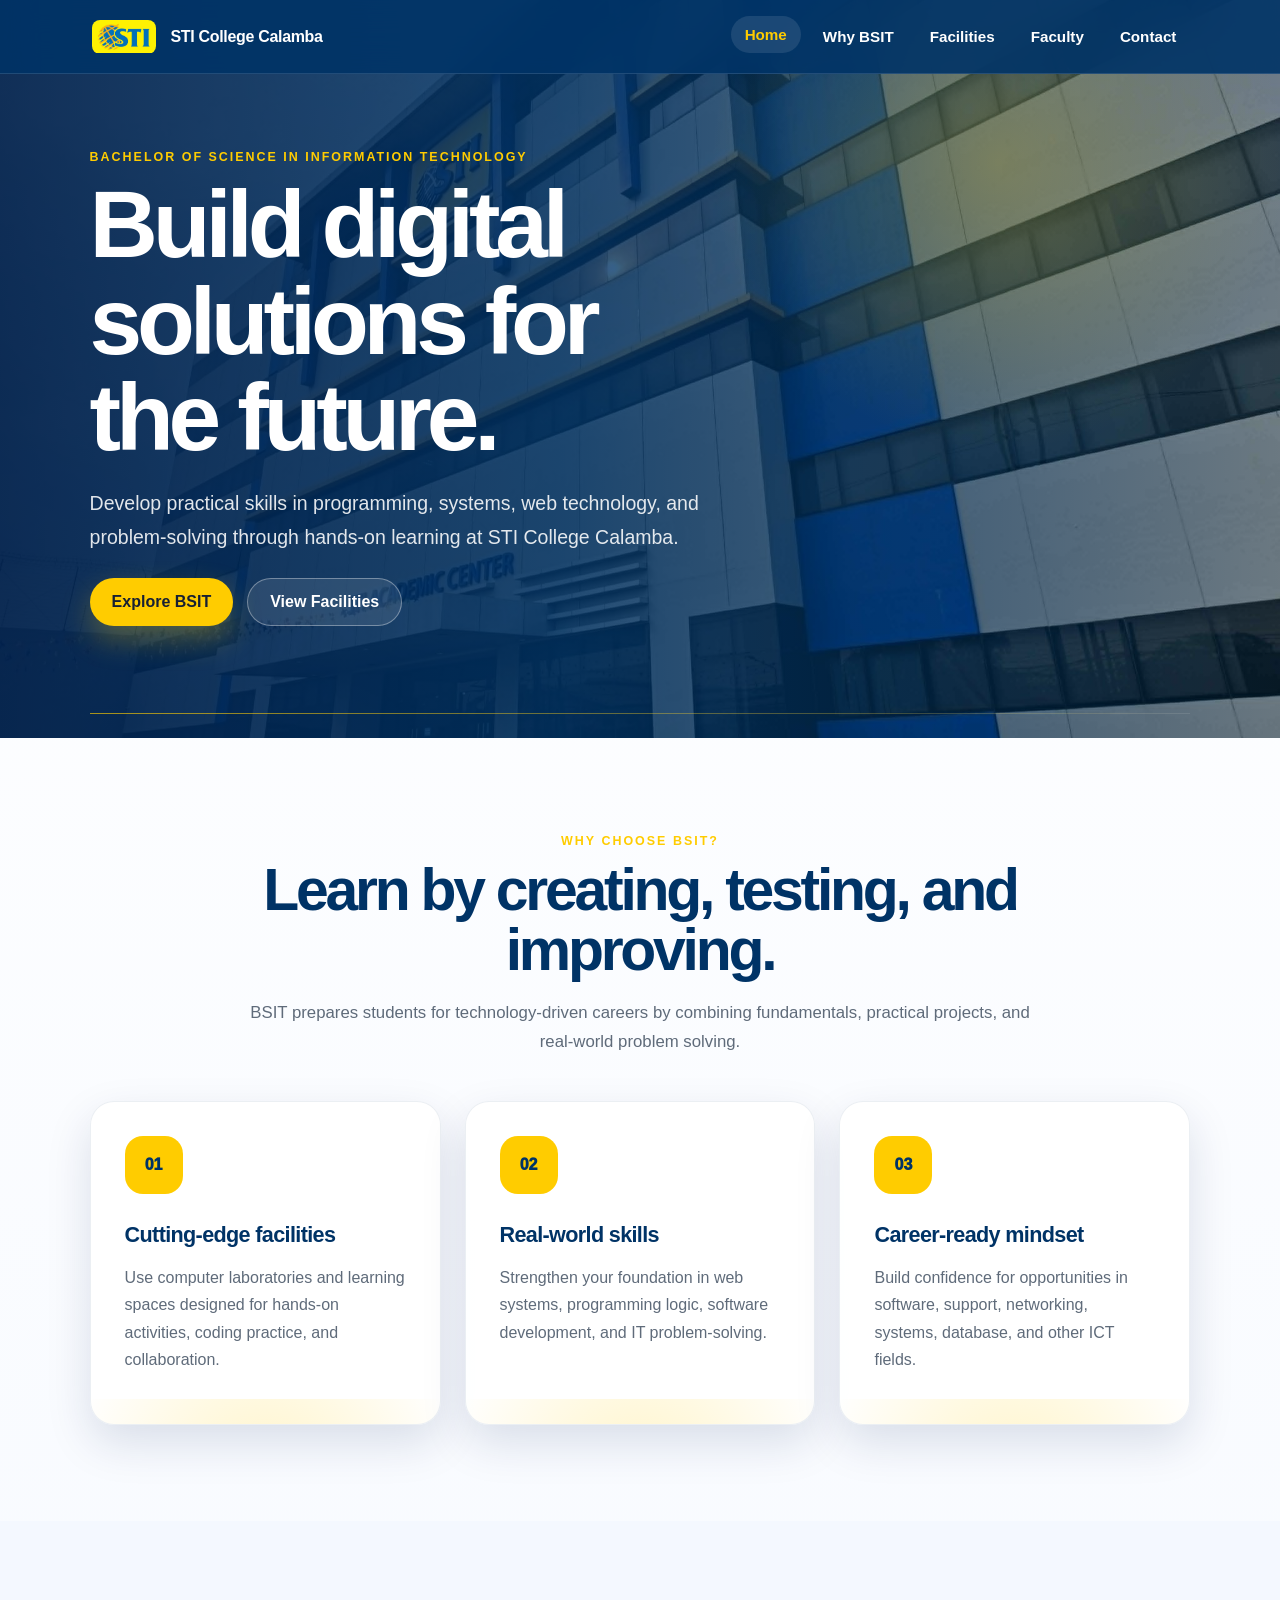
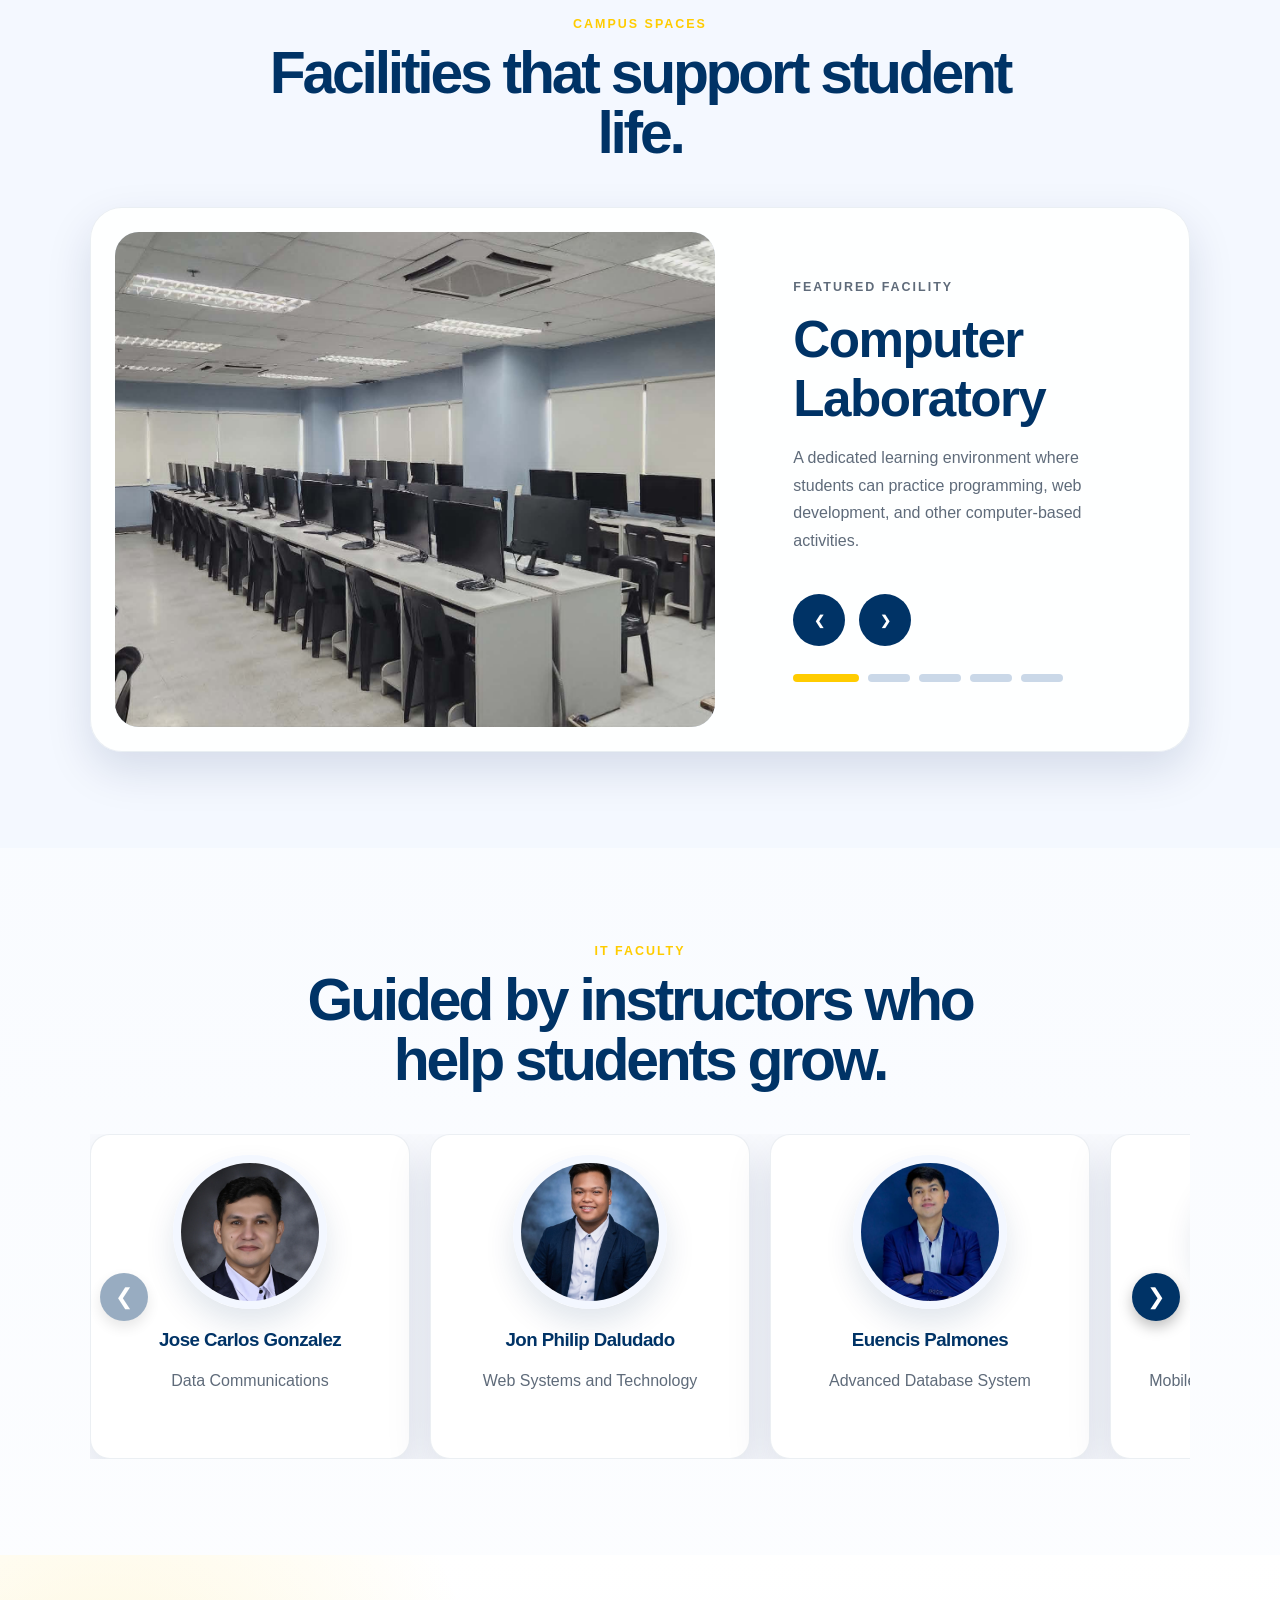
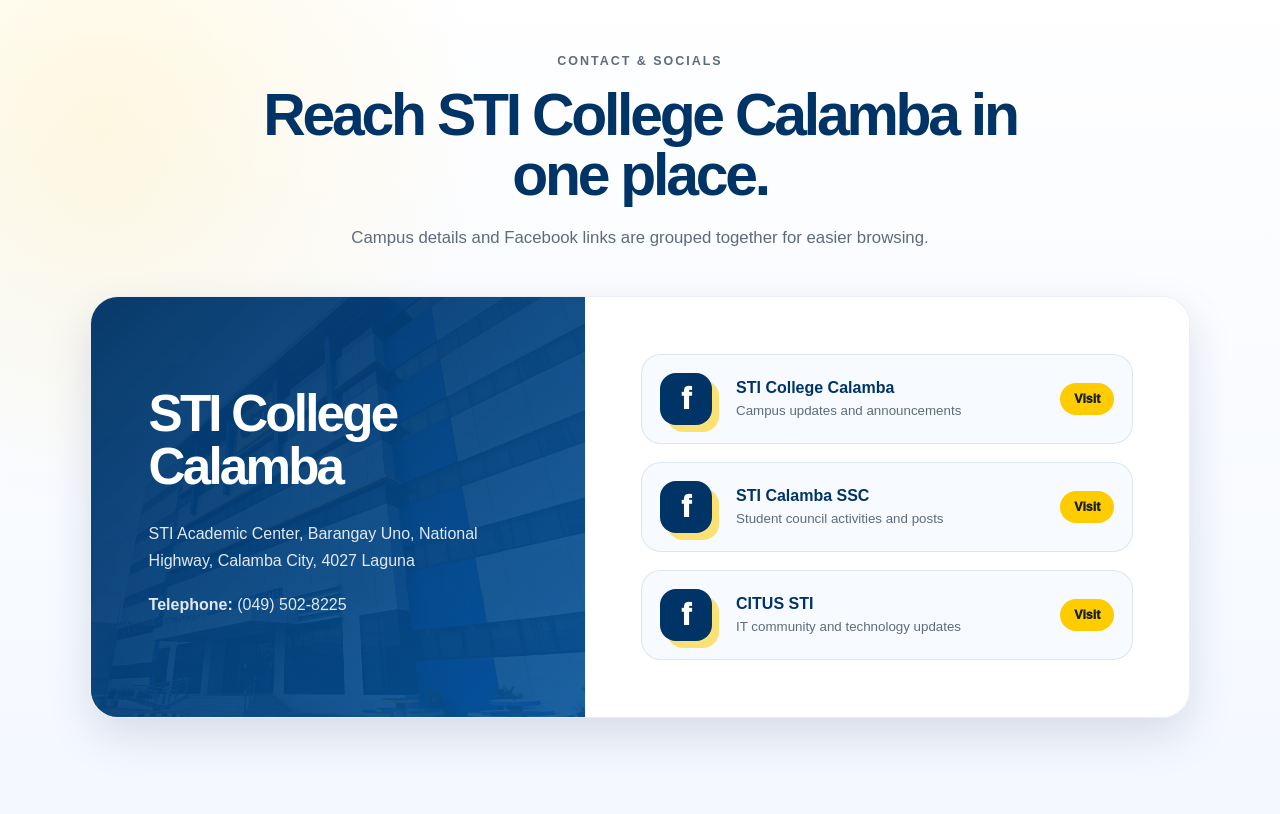
<file: index.html>
<!DOCTYPE html>
<html lang="en">
<head>
  <meta charset="UTF-8">
  <meta name="viewport" content="width=device-width, initial-scale=1.0">
  <meta name="description" content="STI College Calamba BSIT program website project with facilities, faculty, and contact information.">
  <title>STI College Calamba | BSIT Program</title>
  <link rel="stylesheet" href="style.css">
</head>

<body>
  <header class="site-header" id="top">
    <nav class="navbar" aria-label="Main navigation">
      <a class="brand" href="#home" aria-label="STI College Calamba home">
        <img src="STI_Logo.jpg" alt="STI College logo">
        <span>STI College Calamba</span>
      </a>

      <button class="menu-toggle" id="menuToggle" aria-label="Open navigation menu" aria-expanded="false">
        <span></span>
        <span></span>
        <span></span>
      </button>

      <ul class="nav-links" id="navLinks">
        <li><a href="#home">Home</a></li>
        <li><a href="#why-bsit">Why BSIT</a></li>
        <li><a href="#facilities">Facilities</a></li>
        <li><a href="#faculty">Faculty</a></li>
        <li><a href="#contact">Contact</a></li>
      </ul>
    </nav>
  </header>

  <main>
    <section id="home" class="clip" aria-label="BSIT Program introduction">
      <video class="clip-video" autoplay muted loop playsinline poster="STI BG.jpg" aria-label="STI College Calamba campus background video">
        <source src="STIRandomClips.mp4" type="video/mp4">
      </video>
      <div class="clip-overlay"></div>

      <div class="clip-content reveal-on-load">
        <p class="eyebrow">Bachelor of Science in Information Technology</p>
        <h1>Build digital solutions for the future.</h1>
        <p class="clip-copy">Develop practical skills in programming, systems, web technology, and problem-solving through hands-on learning at STI College Calamba.</p>
        <div class="clip-actions">
          <a href="#why-bsit" class="btn btn-primary">Explore BSIT</a>
          <a href="#facilities" class="btn btn-outline">View Facilities</a>
        </div>
      </div>
    </section>

     <!-- EME NA WHY BSIT -->
    <section id="why-bsit" class="section why-bsit">
      <div class="section-heading reveal">
        <p class="eyebrow">Why choose BSIT?</p>
        <h2>Learn by creating, testing, and improving.</h2>
        <p>BSIT prepares students for technology-driven careers by combining fundamentals, practical projects, and real-world problem solving.</p>
      </div>

      <div class="feature-grid">
        <article class="feature-card reveal">
          <div class="icon-badge">01</div>
          <h3>Cutting-edge facilities</h3>
          <p>Use computer laboratories and learning spaces designed for hands-on activities, coding practice, and collaboration.</p>
        </article>
        <article class="feature-card reveal">
          <div class="icon-badge">02</div>
          <h3>Real-world skills</h3>
          <p>Strengthen your foundation in web systems, programming logic, software development, and IT problem-solving.</p>
        </article>
        <article class="feature-card reveal">
          <div class="icon-badge">03</div>
          <h3>Career-ready mindset</h3>
          <p>Build confidence for opportunities in software, support, networking, systems, database, and other ICT fields.</p>
        </article>
      </div>
    </section>

     <!-- FACILITIES -->
    <section id="facilities" class="section facilities">
      <div class="section-heading reveal">
        <p class="eyebrow">Campus spaces</p>
        <h2>Facilities that support student life.</h2>
      </div>

      <div class="facility-panel reveal">
        <div class="facility-media" aria-live="polite">
          <img src="Comlab.jpg" alt="Computer Laboratory" class="facility-photo active">
          <img src="Library.jpg" alt="Library" class="facility-photo">
          <img src="Mezza.jpg" alt="Mezzanine" class="facility-photo">
          <img src="Court.jpg" alt="Court" class="facility-photo">
          <img src="Canteen(2).jpg" alt="Canteen" class="facility-photo">
        </div>

        <div class="facility-info">
          <p class="eyebrow" id="facility-kicker">Featured facility</p>
          <h3 id="facility-title">Computer Laboratory</h3>
          <p id="facility-desc">A dedicated learning environment where students can practice programming, web development, and other computer-based activities.</p>

          <div class="facility-controls">
            <button class="control-btn" id="prevFacility" aria-label="Previous facility">&#10094;</button>
            <button class="control-btn" id="nextFacility" aria-label="Next facility">&#10095;</button>
          </div>

          <div class="facility-thumbs" id="facilityThumbs" aria-label="Facility selector"></div>
        </div>
      </div>
    </section>

     <!-- FACULTY SECTION -->
<section id="faculty" class="section faculty">
  <div class="section-heading reveal">
    <p class="eyebrow">IT Faculty</p>
    <h2>Guided by instructors who help students grow.</h2>
  </div>

  <div class="faculty-slider">
    <button class="slider-btn prev">&#10094;</button>
    <div class="slider-track">
      <article class="faculty-card">
        <img src="Sir_JC.jpg" alt="Sir JC">
        <h3>Jose Carlos Gonzalez</h3>
        <p>Data Communications</p>
      </article>
      <article class="faculty-card">
        <img src="Sir_Philip.jpg" alt="Sir Jon Philip Daludado">
        <h3>Jon Philip Daludado</h3>
        <p>Web Systems and Technology</p>
      </article>
      <article class="faculty-card">
        <img src="Sir_Euencis.jpg" alt="Sir Euencis">
        <h3>Euencis Palmones</h3>
        <p>Advanced Database System</p>
      </article>
      <article class="faculty-card">
        <img src="Sir_Coral.jpg" alt="Sir JM">
        <h3>Joie Mar Coral</h3>
        <p>Mobile Systems and Technologies</p>
      </article>
      <article class="faculty-card">
        <img src="Sir_Dexter.jpg" alt="Sir Dexter">
        <h3>Dexter Belarmino</h3>
        <p>Information Assurance & Security</p>
      </article>
      <article class="faculty-card">
        <img src="Alliah.jpg" alt="Mam Danyca">
        <h3>Daynca Alliah Villanueva</h3>
        <p>Systems Administration and Maintenance</p>
      </article>
       <article class="faculty-card">
        <img src="Keysi.jpg" alt="Mam Keysi">
        <h3>Kyla Cassandra Escriba</h3>
        <p>Quantitative Methods</p>
      </article>
      <article class="faculty-card">
        <img src="Placeholder.jpg" alt="Mam Joyce">
        <h3>Joyce Ann Brofar</h3>
        <p>Programming Languages</p>
      </article>
      <article class="faculty-card">
        <img src="Placeholder.jpg" alt="Mam Missy">
        <h3>Missy Ann Yamaro</h3>
        <p>Network Technology</p>
      </article>
       <article class="faculty-card">
        <img src="Placeholder.jpg" alt="Sir Doms">
        <h3>Domenand Yedra</h3>
        <p>Professional Issues in Information Systems and Technology</p>
      </article>
    </div>
    <button class="slider-btn next">&#10095;</button>
  </div>
</section>

     <!-- CONTACT LANG TO SA BABA -->
    <section id="contact" class="section contact">
      <div class="section-heading reveal">
        <p class="eyebrow">Contact & Socials</p>
        <h2>Reach STI College Calamba in one place.</h2>
        <p>Campus details and Facebook links are grouped together for easier browsing.</p>
      </div>

      <div class="contact-card merged-contact reveal">
        <div class="contact-details">
          <h3>STI College Calamba</h3>
          <p>STI Academic Center, Barangay Uno, National Highway, Calamba City, 4027 Laguna</p>
          <p><strong>Telephone:</strong> (049) 502-8225</p>
        </div>

        <div class="social-links" aria-label="Official Facebook links">
          <a class="social-card" href="https://www.facebook.com/calamba.sti.edu" target="_blank" rel="noopener noreferrer">
            <span class="fb-icon">f</span>
            <span><strong>STI College Calamba</strong><small>Campus updates and announcements</small></span>
            <em>Visit</em>
          </a>
          <a class="social-card" href="https://www.facebook.com/STICALAMBASSC" target="_blank" rel="noopener noreferrer">
            <span class="fb-icon">f</span>
            <span><strong>STI Calamba SSC</strong><small>Student council activities and posts</small></span>
            <em>Visit</em>
          </a>
          <a class="social-card" href="https://www.facebook.com/CITUS.STI" target="_blank" rel="noopener noreferrer">
            <span class="fb-icon">f</span>
            <span><strong>CITUS STI</strong><small>IT community and technology updates</small></span>
            <em>Visit</em>
          </a>
        </div>
      </div>
    </section>
  </main>

  <button class="back-to-top" id="backToTop" aria-label="Back to top">&#8593;</button>

  <script src="TpWeb.js"></script>
</body>
</html>
</file>
<file: style.css>
:root {
  --sti-blue: #003366;
  --sti-blue-light: #075aa8;
  --sti-yellow: #ffcc00;
  --ink: #172033;
  --muted: #5f6b7a;
  --surface: #ffffff;
  --soft-bg: #f4f8ff;
  --shadow: 0 18px 45px rgba(0, 31, 84, 0.13);
  --radius: 24px;
}

* {
  box-sizing: border-box;
}

html {
  scroll-behavior: smooth;
}

body {
  margin: 0;
  font-family: 'Poppins', sans-serif;
  color: var(--ink);
  background: linear-gradient(180deg, #ffffff 0%, #f7faff 48%, #ffffff 100%);
}

body.menu-open {
  overflow: hidden;
}

img {
  display: block;
  max-width: 100%;
}

a {
  color: inherit;
}

.site-header {
  position: fixed;
  inset: 0 0 auto 0;
  z-index: 1000;
  transition: transform 0.35s ease, background 0.35s ease, box-shadow 0.35s ease;
}

.navbar {
  height: 74px;
  display: flex;
  align-items: center;
  justify-content: space-between;
  padding: 0 7vw;
  color: #ffffff;
  background: rgba(0, 51, 102, 0.9);
  backdrop-filter: blur(18px);
  border-bottom: 1px solid rgba(255, 255, 255, 0.12);
}

.site-header.scrolled .navbar {
  box-shadow: 0 12px 35px rgba(0, 28, 71, 0.18);
  background: rgba(0, 51, 102, 0.97);
}

.brand {
  display: flex;
  align-items: center;
  gap: 12px;
  text-decoration: none;
  font-weight: 800;
  letter-spacing: -0.02em;
  white-space: nowrap;
}

.brand img {
  width: auto;              
  height: 38px;             
  border-radius: 10px;       
  object-fit: contain;      
  padding: 2px; 
}

.nav-links {
  display: flex;
  align-items: center;
  gap: 8px;
  list-style: none;
  margin: 0;
  padding: 0;
}

.nav-links a {
  position: relative;
  display: inline-flex;
  padding: 10px 14px;
  text-decoration: none;
  font-size: 0.95rem;
  font-weight: 700;
  border-radius: 999px;
  transition: color 0.25s ease, background 0.25s ease, transform 0.25s ease;
}

.nav-links a:hover,
.nav-links a.active {
  color: var(--sti-yellow);
  background: rgba(255, 255, 255, 0.1);
  transform: translateY(-2px);
}

.menu-toggle {
  display: none;
  width: 44px;
  height: 44px;
  border: 0;
  border-radius: 14px;
  background: rgba(255, 255, 255, 0.12);
  cursor: pointer;
}

.menu-toggle span {
  display: block;
  width: 21px;
  height: 2px;
  margin: 5px auto;
  background: #ffffff;
  border-radius: 999px;
  transition: transform 0.25s ease, opacity 0.25s ease;
}

.menu-toggle.active span:nth-child(1) {
  transform: translateY(7px) rotate(45deg);
}

.menu-toggle.active span:nth-child(2) {
  opacity: 0;
}

.menu-toggle.active span:nth-child(3) {
  transform: translateY(-7px) rotate(-45deg);
}

.clip {
  position: relative;
  min-height: 82vh;
  overflow: hidden;
  display: grid;
  place-items: center start;
  padding: 110px 7vw 72px;
  isolation: isolate;
}

.clip-video {
  position: absolute;
  inset: 0;
  width: 100%;
  height: 100%;
  object-fit: cover;
  object-position: center;
  z-index: -3;
}

.clip-slide {
  position: absolute;
  inset: 0;
  opacity: 0;
  transform: scale(1.05);
  transition: opacity 1.1s ease, transform 6s ease;
  z-index: -3;
}

.clip-slide.active {
  opacity: 1;
  transform: scale(1);
}

.clip-slide img {
  width: 100%;
  height: 100%;
  object-fit: cover;
  object-position: center;
}

.clip-overlay {
  position: absolute;
  inset: 0;
  z-index: -2;
  background:
    radial-gradient(circle at 78% 22%, rgba(255, 204, 0, 0.24), transparent 25%),
    linear-gradient(90deg, rgba(0, 33, 77, 0.92) 0%, rgba(0, 51, 102, 0.82) 44%, rgba(0, 51, 102, 0.26) 100%);
}

.clip::after {
  content: "";
  position: absolute;
  left: 7vw;
  right: 7vw;
  bottom: 24px;
  height: 1px;
  background: linear-gradient(90deg, var(--sti-yellow), rgba(255, 255, 255, 0.15));
  opacity: 0.65;
}

.clip-content {
  width: min(720px, 100%);
  color: #ffffff;
}

.eyebrow {
  margin: 0 0 12px;
  color: var(--sti-yellow);
  text-transform: uppercase;
  letter-spacing: 0.16em;
  font-size: 0.78rem;
  font-weight: 900;
}

.clip h1,
.section-heading h2,
.cta-section h2,
.contact h2 {
  margin: 0;
  line-height: 1.02;
  letter-spacing: -0.055em;
}

.clip h1 {
  font-size: clamp(3rem, 7.4vw, 6.8rem);
  text-wrap: balance;
}

.clip-copy {
  max-width: 620px;
  margin: 20px 0 0;
  color: rgba(255, 255, 255, 0.88);
  font-size: clamp(1rem, 2vw, 1.22rem);
  line-height: 1.75;
}

.clip-actions,
.facility-controls {
  display: flex;
  flex-wrap: wrap;
  gap: 14px;
  margin-top: 24px;
}

.btn,
.control-btn {
  display: inline-flex;
  align-items: center;
  justify-content: center;
  min-height: 48px;
  padding: 13px 22px;
  border: 0;
  border-radius: 999px;
  font-weight: 900;
  text-decoration: none;
  cursor: pointer;
  transition: transform 0.25s ease, box-shadow 0.25s ease, background 0.25s ease;
}

.btn:hover,
.control-btn:hover {
  transform: translateY(-3px);
}

.btn-primary {
  background: var(--sti-yellow);
  color: #172033;
  box-shadow: 0 14px 30px rgba(255, 204, 0, 0.28);
}

.btn-primary:hover {
  box-shadow: 0 18px 36px rgba(255, 204, 0, 0.36);
}

.btn-outline {
  color: #ffffff;
  border: 1px solid rgba(255, 255, 255, 0.35);
  background: rgba(255, 255, 255, 0.1);
}

.clip-dots {
  position: absolute;
  right: 7vw;
  bottom: 58px;
  display: flex;
  gap: 10px;
}

.clip-dot {
  width: 12px;
  height: 12px;
  border: 0;
  border-radius: 999px;
  background: rgba(255, 255, 255, 0.45);
  cursor: pointer;
  transition: width 0.25s ease, background 0.25s ease;
}

.clip-dot.active {
  width: 34px;
  background: var(--sti-yellow);
}

.section,
.strip {
  padding: 96px 7vw;
}

.strip {
  display: grid;
  grid-template-columns: repeat(3, 1fr);
  gap: 18px;
  padding-top: 30px;
  padding-bottom: 30px;
  background: var(--sti-blue);
  color: #ffffff;
}

.stat-card {
  padding: 24px;
  border-radius: 20px;
  background: rgba(255, 255, 255, 0.08);
  border: 1px solid rgba(255, 255, 255, 0.12);
}

.stat-number {
  display: block;
  color: var(--sti-yellow);
  font-size: clamp(1.7rem, 4vw, 3rem);
  font-weight: 950;
  letter-spacing: -0.04em;
}

.stat-label {
  color: rgba(255, 255, 255, 0.8);
  font-weight: 700;
}

.section-heading {
  width: min(780px, 100%);
  margin: 0 auto 44px;
  text-align: center;
}

.section-heading h2,
.cta-section h2,
.contact h2 {
  color: var(--sti-blue);
  font-size: clamp(2rem, 4.6vw, 4.1rem);
}

.section-heading p:not(.eyebrow) {
  margin: 18px auto 0;
  color: var(--muted);
  line-height: 1.75;
  font-size: 1.05rem;
}

.feature-grid {
  display: grid;
  grid-template-columns: repeat(3, minmax(0, 1fr));
  gap: 24px;
}

.feature-card,
.faculty-card,
.contact-card,
.facility-panel,
.cta-section {
  background: rgba(255, 255, 255, 0.88);
  border: 1px solid rgba(0, 51, 102, 0.08);
  box-shadow: var(--shadow);
}

.feature-card {
  position: relative;
  overflow: hidden;
  min-height: 280px;
  padding: 34px;
  border-radius: var(--radius);
  transition: transform 0.3s ease, box-shadow 0.3s ease;
}

.feature-card::before {
  content: "";
  position: absolute;
  inset: auto -30% -45% -30%;
  height: 170px;
  background: radial-gradient(circle, rgba(255, 204, 0, 0.22), transparent 68%);
}

.feature-card:hover,
.faculty-card:hover {
  transform: translateY(-10px);
  box-shadow: 0 28px 55px rgba(0, 31, 84, 0.17);
}

.icon-badge {
  width: 58px;
  height: 58px;
  display: grid;
  place-items: center;
  margin-bottom: 28px;
  color: var(--sti-blue);
  background: var(--sti-yellow);
  border-radius: 18px;
  font-weight: 950;
}

.feature-card h3,
.facility-info h3,
.faculty-card h3 {
  margin: 0;
  color: var(--sti-blue);
  letter-spacing: -0.03em;
}

.feature-card h3 {
  font-size: 1.35rem;
}

.feature-card p,
.facility-info p,
.faculty-card p,
.contact p {
  color: var(--muted);
  line-height: 1.72;
}

.facilities {
  background: var(--soft-bg);
}

.facility-panel {
  display: grid;
  grid-template-columns: 1.18fr 0.82fr;
  gap: 34px;
  align-items: stretch;
  padding: 24px;
  border-radius: 32px;
}

.facility-media {
  position: relative;
  min-height: 480px;
  overflow: hidden;
  border-radius: 24px;
  background: #dbe7f7;
}

.facility-photo {
  position: absolute;
  inset: 0;
  width: 100%;
  height: 100%;
  object-fit: cover;
  opacity: 0;
  transform: scale(1.03);
  transition: opacity 0.75s ease, transform 1.3s ease;
}

.facility-photo.active {
  opacity: 1;
  transform: scale(1);
}

.facility-info {
  display: flex;
  flex-direction: column;
  justify-content: center;
  padding: clamp(20px, 3.5vw, 46px);
}

.facility-info h3 {
  font-size: clamp(2rem, 4vw, 3.25rem);
}

.control-btn {
  width: 52px;
  height: 52px;
  min-height: 52px;
  padding: 0;
  color: #ffffff;
  background: var(--sti-blue);
}

.facility-thumbs {
  display: flex;
  gap: 9px;
  margin-top: 28px;
}

.thumb {
  width: 42px;
  height: 8px;
  border: 0;
  border-radius: 999px;
  background: #cad8e8;
  cursor: pointer;
  transition: width 0.25s ease, background 0.25s ease;
}

.thumb.active {
  width: 66px;
  background: var(--sti-yellow);
}

/* Faculty cards */
.faculty-card {
  flex: 0 0 320px;   /* mas compact width */
  margin-right: 20px; /* spacing between cards */
  padding: 20px;
  border-radius: 20px; /* mas proportion daw ang curve */
  text-align: center;
  background: #fff;
  box-shadow: var(--shadow);
  transition: transform 0.3s ease, box-shadow 0.3s ease;
}
.faculty-card img {
  width: 154px;
  height: 154px;
  margin: 0 auto 20px;
  object-fit: cover;
  border-radius: 50%;
  border: 8px solid #f3f7ff;
  box-shadow: 0 15px 30px rgba(0, 51, 102, 0.12);
}
.faculty-card:hover {
  transform: translateY(-10px);
  box-shadow: 0 28px 55px rgba(0, 31, 84, 0.17);
}
.faculty-card h3 {
  margin: 0;
  color: var(--sti-blue);
  letter-spacing: -0.03em;
}
.faculty-card p {
  color: var(--muted);
  line-height: 1.72;
}

/* Faculty slider wrapper */
.faculty-slider {
  position: relative;
  overflow: hidden;
  max-width: 1100px;
  margin: 0 auto;
}
.slider-track {
  display: flex;
  transition: transform 0.5s ease;
  width: max-content; /* para hindi lahat sabay lumabas */
}

/* Arrow buttons */
.slider-btn {
  position: absolute;
  top: 50%;
  transform: translateY(-50%);
  background: var(--sti-blue);   /* basta dark blue na to wag mo na galawin pls */
  color: #fff;                   /* basta white na arrow */
  border: none;
  width: 48px;                   /* fixed width/height daw para sa bilog */
  height: 48px;
  cursor: pointer;
  border-radius: 50%;            /* perfect circle daw sheesh */
  font-size: 1.4rem;             /* ewan ko ba sabi sa arrow daw */
  box-shadow: 0 6px 14px rgba(0,0,0,0.25);
  z-index: 20;
  transition: background 0.3s ease, transform 0.3s ease;
}
.slider-btn:hover {
  background: var(--sti-blue-light); /* lighter blue on hover */
  transform: translateY(-50%) scale(1.1);
}

.slider-btn.inactive {
  opacity: 0.4;
  pointer-events: none; /* hindi clickable pero retain smoothness */
}

.slider-btn.prev { left: 10px; }
.slider-btn.next { right: 10px; }

/* Responsive adjustments */
@media (max-width: 980px) {
  .faculty-card { flex: 0 0 300px; margin-right: 18px; }
}
@media (max-width: 620px) {
  .faculty-card { flex: 0 0 100%; margin-right: 0; }
  .slider-btn.prev { left: 10px; }
  .slider-btn.next { right: 10px; }
}

.cta-section {
  width: min(1120px, calc(100% - 14vw));
  margin: 0 auto 96px;
  display: flex;
  align-items: center;
  justify-content: space-between;
  gap: 24px;
  padding: clamp(28px, 5vw, 52px);
  border-radius: 32px;
  background:
    radial-gradient(circle at 86% 16%, rgba(255, 204, 0, 0.34), transparent 30%),
    #ffffff;
}

.contact {
  padding-top: 0;
}

.contact-card {
  width: min(900px, 100%);
  margin: 0 auto;
  padding: clamp(28px, 5vw, 54px);
  border-radius: 32px;
  text-align: center;
}

.back-to-top {
  position: fixed;
  right: 22px;
  bottom: 22px;
  width: 48px;
  height: 48px;
  border: 0;
  border-radius: 50%;
  color: #172033;
  background: var(--sti-yellow);
  box-shadow: 0 16px 30px rgba(0, 31, 84, 0.22);
  cursor: pointer;
  opacity: 0;
  pointer-events: none;
  transform: translateY(16px);
  transition: opacity 0.25s ease, transform 0.25s ease;
  z-index: 999;
  font-weight: 950;
}

.back-to-top.visible {
  opacity: 1;
  pointer-events: auto;
  transform: translateY(0);
}

.reveal,
.reveal-on-load {
  opacity: 0;
  transform: translateY(28px);
  transition: opacity 0.7s ease, transform 0.7s ease;
}

.reveal.is-visible,
.reveal-on-load.is-visible {
  opacity: 1;
  transform: translateY(0);
}

@media (max-width: 980px) {
  .navbar {
    padding: 0 24px;
  }

  .menu-toggle {
    display: block;
  }

  .nav-links {
    position: fixed;
    inset: 74px 18px auto 18px;
    display: grid;
    gap: 8px;
    padding: 18px;
    background: rgba(0, 51, 102, 0.98);
    border: 1px solid rgba(255, 255, 255, 0.13);
    border-radius: 22px;
    box-shadow: var(--shadow);
    transform: translateY(-20px);
    opacity: 0;
    pointer-events: none;
    transition: opacity 0.25s ease, transform 0.25s ease;
  }

  .nav-links.open {
    opacity: 1;
    pointer-events: auto;
    transform: translateY(0);
  }

  .nav-links a {
    justify-content: center;
  }

  .clip {
    padding-left: 24px;
    padding-right: 24px;
  }

  .clip-overlay {
    background: linear-gradient(90deg, rgba(0, 33, 77, 0.94) 0%, rgba(0, 51, 102, 0.76) 100%);
  }

  .section,
  .strip {
    padding-left: 24px;
    padding-right: 24px;
  }

  .strip,
  .feature-grid,
  .facility-panel {
    grid-template-columns: 1fr;
  }

  .facility-media {
    min-height: 360px;
  }

  .cta-section {
    width: calc(100% - 48px);
    flex-direction: column;
    align-items: flex-start;
  }
}

@media (max-width: 620px) {
  .brand span {
    font-size: 0.93rem;
  }

  .brand img {
    width: 42px;
    height: 42px;
  }

  .clip {
    min-height: 92vh;
  }

  .clip-actions {
    align-items: stretch;
    flex-direction: column;
  }

  .btn {
    width: 100%;
  }

  .clip-dots {
    left: 24px;
    right: auto;
  }

  .facility-panel {
    padding: 14px;
    border-radius: 24px;
  }

  .facility-media {
    min-height: 280px;
    border-radius: 18px;
  }

  .section {
    padding-top: 72px;
    padding-bottom: 72px;
  }
}

@media (prefers-reduced-motion: reduce) {
  *,
  *::before,
  *::after {
    scroll-behavior: auto !important;
    animation-duration: 0.001ms !important;
    transition-duration: 0.001ms !important;
  }
}

/* Final contact cleanup: merged contact/social block, no footer-style CTA section */
.cta-section {
  display: none !important;
}

.contact {
  padding-top: 96px;
  padding-bottom: 96px;
  background:
    radial-gradient(circle at 8% 20%, rgba(255, 204, 0, 0.12), transparent 28%),
    linear-gradient(180deg, #ffffff 0%, #f4f8ff 100%);
}

.merged-contact {
  width: min(1180px, 100%);
  display: grid;
  grid-template-columns: 0.9fr 1.1fr;
  gap: 0;
  padding: 0;
  overflow: hidden;
  text-align: left;
  border-radius: 28px;
}

.contact-details {
  min-height: 420px;
  padding: clamp(32px, 5vw, 58px);
  color: #ffffff;
  background:
    linear-gradient(135deg, rgba(0, 51, 102, 0.96), rgba(7, 90, 168, 0.84)),
    url("STI BG.jpg") center/cover;
  display: flex;
  flex-direction: column;
  justify-content: center;
}

.contact-details h3 {
  margin: 0 0 18px;
  font-size: clamp(2rem, 4vw, 3.6rem);
  line-height: 1.03;
  letter-spacing: -0.055em;
}

.contact-details p {
  color: rgba(255, 255, 255, 0.88);
  margin: 8px 0;
}

.social-links {
  display: grid;
  gap: 18px;
  align-content: center;
  padding: clamp(28px, 5vw, 56px);
  background: rgba(255, 255, 255, 0.95);
}

.social-card {
  display: grid;
  grid-template-columns: 58px 1fr auto;
  align-items: center;
  gap: 18px;
  padding: 18px;
  border: 1px solid rgba(0, 51, 102, 0.1);
  border-radius: 20px;
  text-decoration: none;
  background: #f7fbff;
  transition: transform 0.25s ease, box-shadow 0.25s ease, border-color 0.25s ease;
}

.social-card:hover {
  transform: translateX(6px);
  border-color: rgba(255, 204, 0, 0.8);
  box-shadow: 0 18px 34px rgba(0, 31, 84, 0.12);
}

.fb-icon {
  width: 52px;
  height: 52px;
  display: grid;
  place-items: center;
  border-radius: 16px;
  color: #ffffff;
  background: var(--sti-blue);
  box-shadow: 7px 7px 0 rgba(255, 204, 0, 0.55);
  font-size: 1.8rem;
  font-weight: 950;
  font-family: Arial, sans-serif;
}

.social-card strong,
.social-card small {
  display: block;
}

.social-card strong {
  color: var(--sti-blue);
  font-size: 1rem;
}

.social-card small {
  margin-top: 4px;
  color: var(--muted);
  line-height: 1.45;
}

.social-card em {
  justify-self: end;
  padding: 9px 14px;
  border-radius: 999px;
  color: #172033;
  background: var(--sti-yellow);
  font-size: 0.78rem;
  font-style: normal;
  font-weight: 950;
}

@media (max-width: 900px) {
  .merged-contact {
    grid-template-columns: 1fr;
  }

  .contact-details {
    min-height: auto;
  }
}

@media (max-width: 620px) {
  .contact {
    padding-top: 72px;
    padding-bottom: 72px;
  }

  .social-card {
    grid-template-columns: 48px 1fr;
  }

  .social-card em {
    grid-column: 2;
    justify-self: start;
  }

  .fb-icon {
    width: 44px;
    height: 44px;
    border-radius: 14px;
  }
}
</file>
